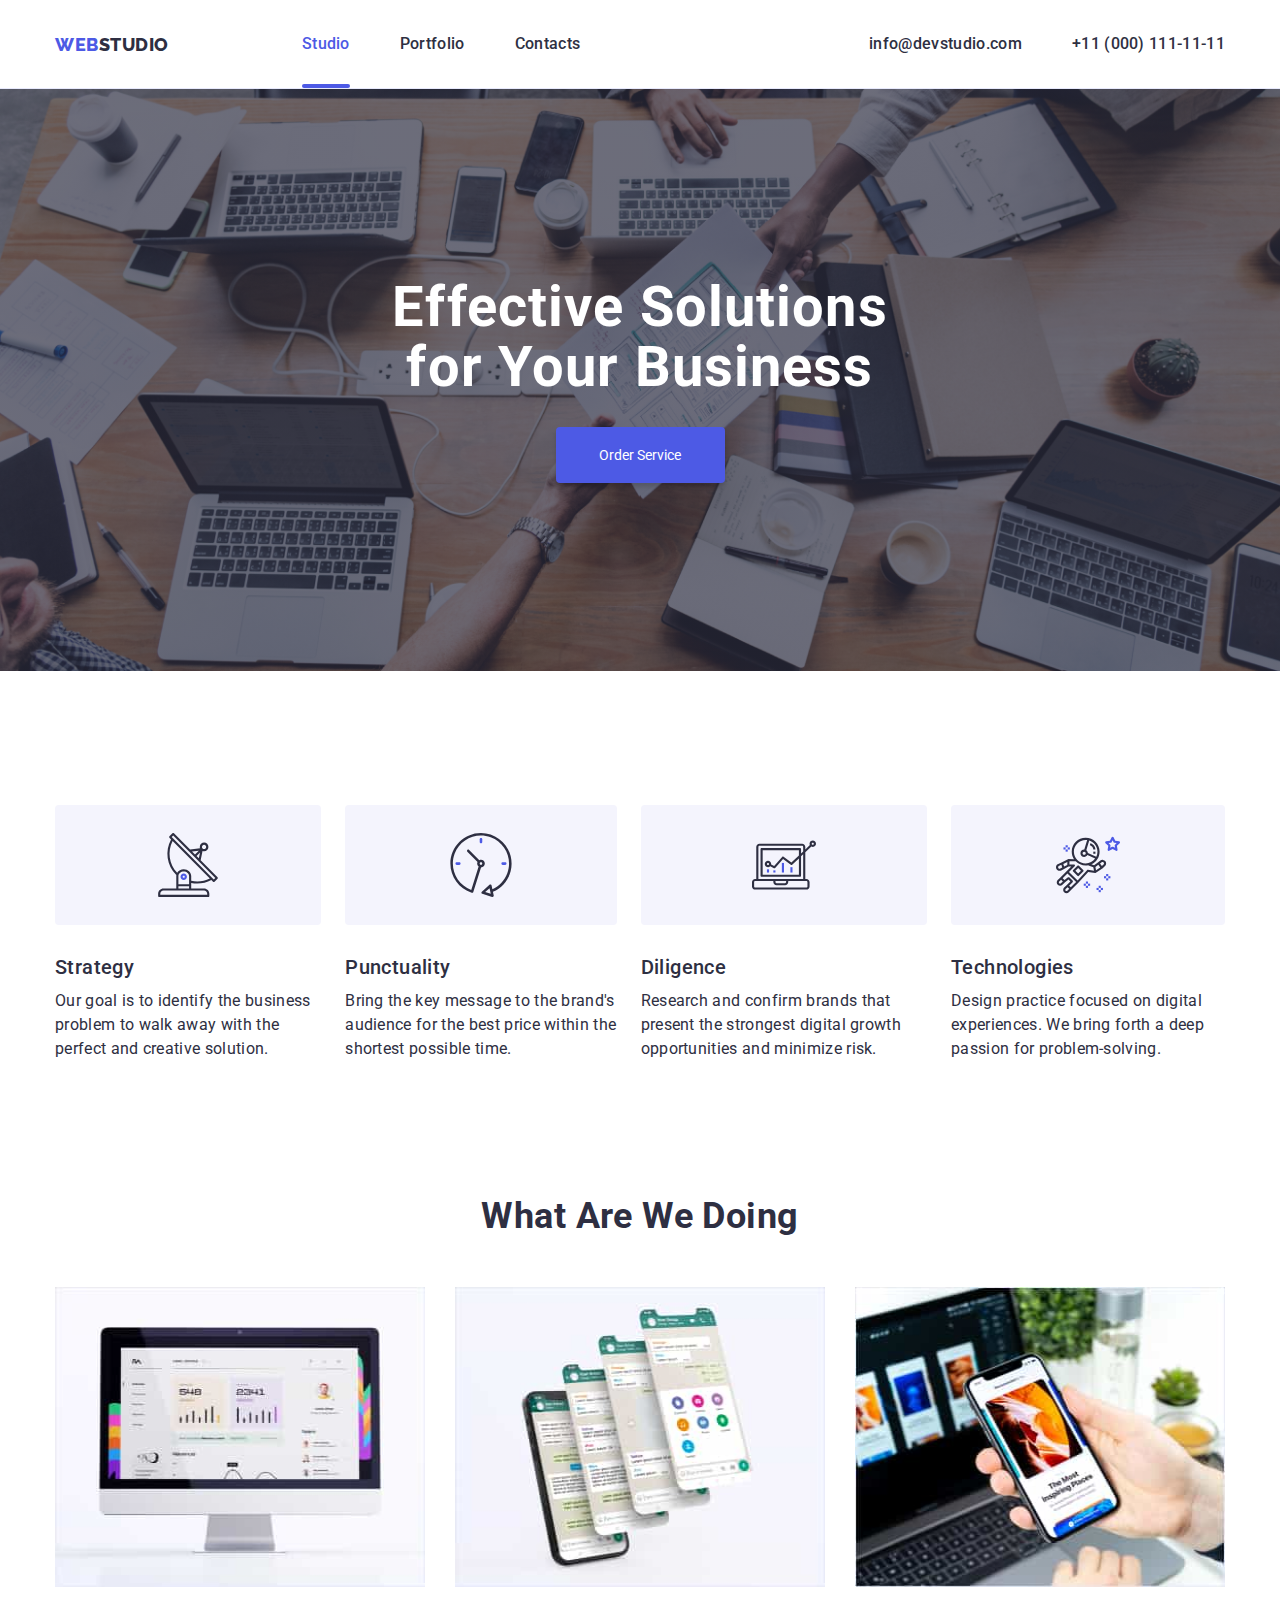
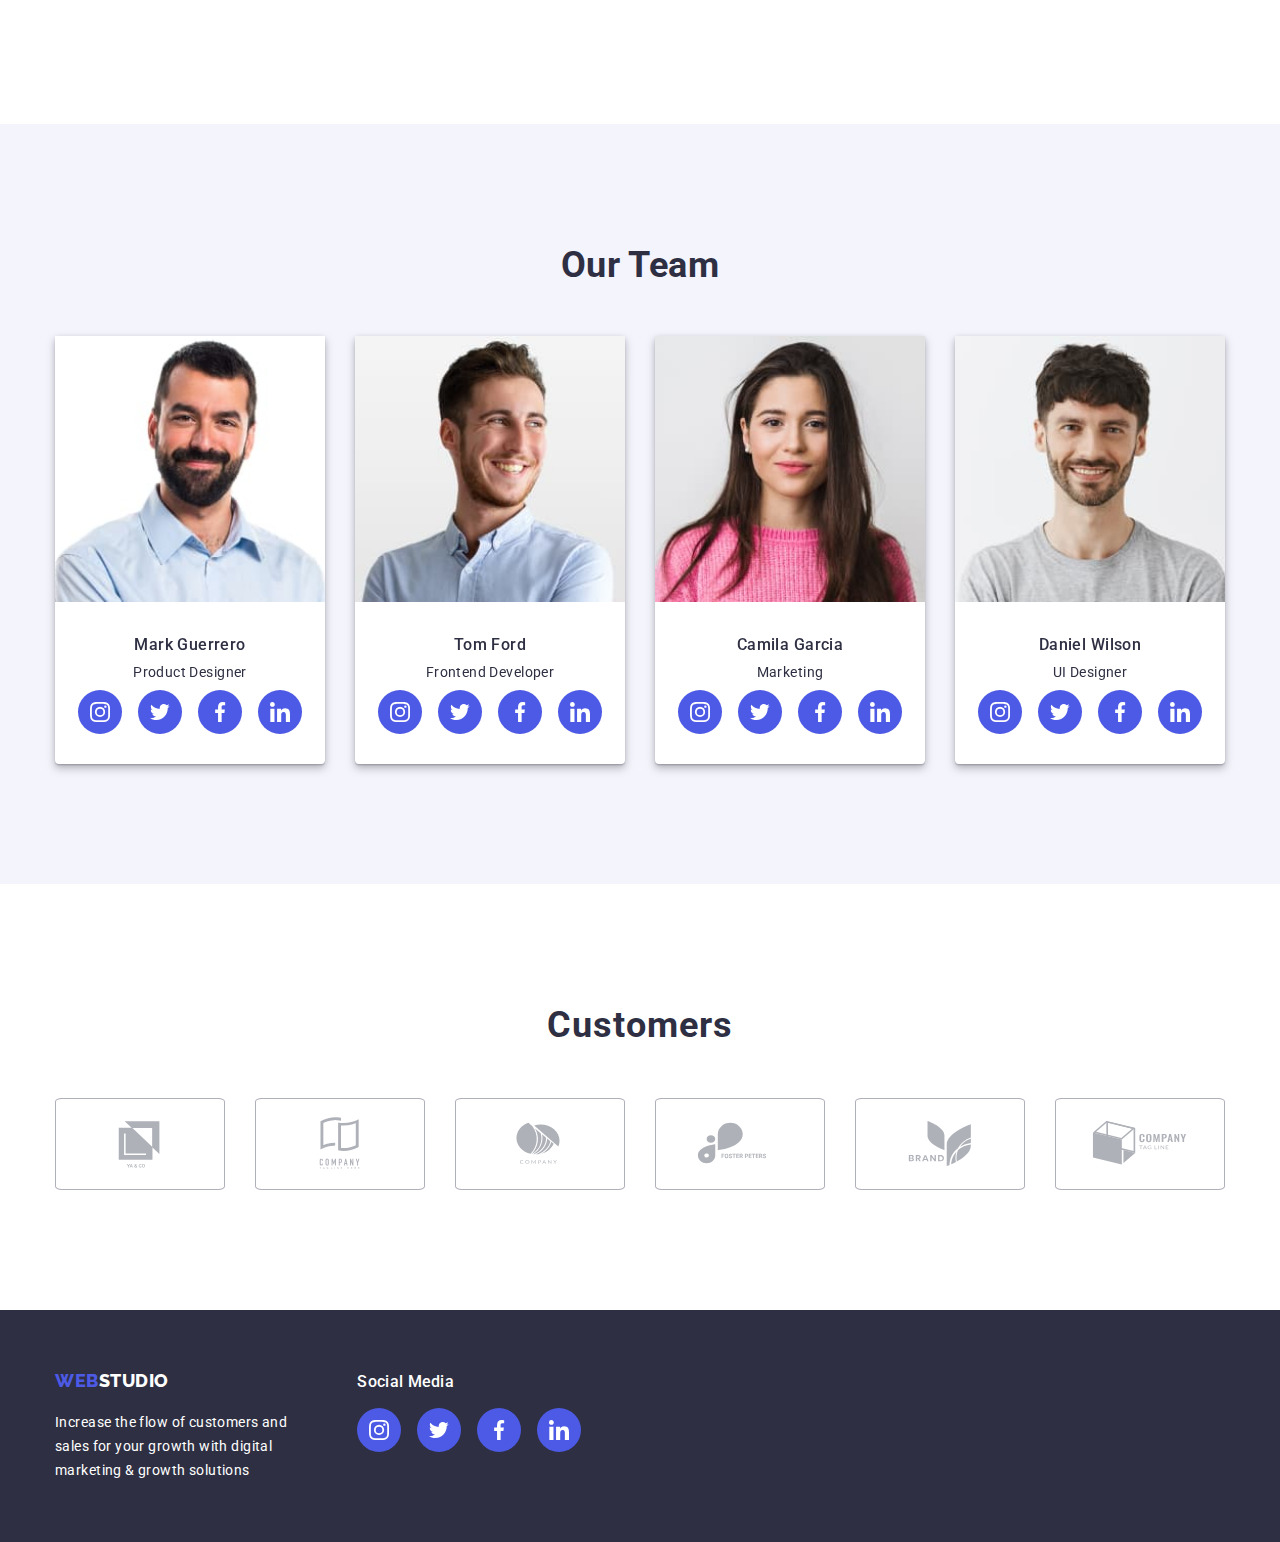
<file: index.html>
<!DOCTYPE html>
<html lang="en">
  <head>
    <meta charset="UTF-8" />
    <meta name="viewport" content="width=device-width, initial-scale=1.0" />
    <title>Web Studio</title>

    <!-- Link CSS Styles -->
    <link rel="stylesheet" href="css/styles.css" />
    <link rel="stylesheet" href="css/modern-normalize.css" />

    <!-- Link Font Styles -->
    <link rel="preconnect" href="https://fonts.googleapis.com" />
    <link rel="preconnect" href="https://fonts.gstatic.com" crossorigin />
    <link
      href="https://fonts.googleapis.com/css2?family=Raleway:wght@800&family=Roboto:wght@400;500;700;900&display=swap"
      rel="stylesheet"
    />
  </head>

  <body>
    <header class="header-page">
      <div class="header-container container">
        <nav class="nav-bar">
          <a class="logo link" href="index.html">WEB<span class="logo-span">STUDIO</span></a>
          <ul class="nav-menu">
            <li class="nav-menu-item list">
              <a class="nav-menu-links current link" href="index.html">Studio</a>
            </li>
            <li class="nav-menu-item list">
              <a class="nav-menu-links link" href="portfolio.html">Portfolio</a>
            </li>
            <li class="nav-menu-item list">
              <a class="nav-menu-links link" href="/">Contacts</a>
            </li>
          </ul>
        </nav>

        <!-- Outside Nav -->
        <ul class="contact-list">
          <li class="contact-item list">
            <a class="address-links link" href="mailto:info@devstudio.com">info@devstudio.com</a>
          </li>
          <li class="contact-item list">
            <a class="address-links link" href="tel:+11(000)111-11-11">+11 (000) 111-11-11</a>
          </li>
        </ul>
      </div>
    </header>

    <main class="main-content">
      <section class="hero-section">
        <div class="container">
          <h1>
            Effective Solutions <br />
            for Your Business
          </h1>
          <button class="hero-button" type="button" data-modal-open>Order Service</button>
        </div>
      </section>

      <section class="feature-section section">
        <div class="container">
          <h2 hidden>Feature</h2>
          <ul class="feature-section-list">
            <li class="feature-items list feature-icon-antenna">
              <h3 class="features-title">Strategy</h3>
              <p class="feature-description">
                Our goal is to identify the business problem to walk away with the perfect and
                creative solution.
              </p>
            </li>

            <li class="feature-items list feature-icon-clock">
              <h3 class="features-title">Punctuality</h3>
              <p class="feature-description">
                Bring the key message to the brand's audience for the best price within the shortest
                possible time.
              </p>
            </li>

            <li class="feature-items list feature-icon-diagram">
              <h3 class="features-title">Diligence</h3>
              <p class="feature-description">
                Research and confirm brands that present the strongest digital growth opportunities
                and minimize risk.
              </p>
            </li>

            <li class="feature-items list feature-icon-astronaut">
              <h3 class="features-title">Technologies</h3>
              <p class="feature-description">
                Design practice focused on digital experiences. We bring forth a deep passion for
                problem-solving.
              </p>
            </li>
          </ul>
        </div>
      </section>

      <section class="values-section section no-top-padding">
        <div class="container">
          <h2 class="values-title">What Are We Doing</h2>
          <ul class="values-list">
            <!-- Dimensions (height and width) set according to Figma design -->
            <li class="values-items list">
              <img src="images/img 1.jpg" alt="Monitor" width="370" height="300" />
            </li>
            <li class="values-items list">
              <img src="images/img 2.jpg" alt="Cellphone" width="370" height="300" />
            </li>
            <li class="values-items list">
              <img src="images/img 3.jpg" alt="Cellphone and Laptop" width="370" height="300" />
            </li>
          </ul>
        </div>
      </section>

      <!-- Section 3 -->
      <section class="our-team-section section">
        <div class="container">
          <h2 class="our-team-title">Our Team</h2>
          <ul class="our-team-list">
            <!-- Dimensions (height and width) set according to Figma design -->
            <li class="our-team-items list">
              <img src="images/teamcard1.jpg" alt="Mark Guerrero as Product Designer" width="270" />

              <div class="our-team-item-name">
                <h3 class="our-team-name">Mark Guerrero</h3>
                <p class="our-team-description">Product Designer</p>
                <ul class="team-social-list">
                  <li class="list">
                    <a href="/" class="team-social-media-link link">
                      <svg class="team-social-media-icon-svg" width="20" height="20">
                        <use href="./images/icons.svg#icon-instagram"></use>
                      </svg>
                    </a>
                  </li>
                  <li class="list">
                    <a href="/" class="team-social-media-link link">
                      <svg class="team-social-media-icon-svg" width="20" height="20">
                        <use href="./images/icons.svg#icon-twitter"></use>
                      </svg>
                    </a>
                  </li>
                  <li class="list">
                    <a href="/" class="team-social-media-link link">
                      <svg class="team-social-media-icon-svg" width="20" height="20">
                        <use href="./images/icons.svg#icon-facebook"></use>
                      </svg>
                    </a>
                  </li>
                  <li class="list">
                    <a href="/" class="team-social-media-link link">
                      <svg class="team-social-media-icon-svg" width="20" height="20">
                        <use href="./images/icons.svg#icon-linkedin"></use>
                      </svg>
                    </a>
                  </li>
                </ul>
              </div>
            </li>
            <li class="our-team-items list">
              <img src="images/teamcard2.jpg" alt="Tom Ford as Frontend Developer" width="270" />
              <div class="our-team-item-name">
                <h3 class="our-team-name">Tom Ford</h3>
                <p class="our-team-description">Frontend Developer</p>
                <ul class="team-social-list">
                  <li class="list">
                    <a href="/" class="team-social-media-link link">
                      <svg class="team-social-media-icon-svg" width="20" height="20">
                        <use href="./images/icons.svg#icon-instagram"></use>
                      </svg>
                    </a>
                  </li>
                  <li class="list">
                    <a href="/" class="team-social-media-link link">
                      <svg class="team-social-media-icon-svg" width="20" height="20">
                        <use href="./images/icons.svg#icon-twitter"></use>
                      </svg>
                    </a>
                  </li>
                  <li class="list">
                    <a href="/" class="team-social-media-link link">
                      <svg class="team-social-media-icon-svg" width="20" height="20">
                        <use href="./images/icons.svg#icon-facebook"></use>
                      </svg>
                    </a>
                  </li>
                  <li class="list">
                    <a href="/" class="team-social-media-link link">
                      <svg class="team-social-media-icon-svg" width="20" height="20">
                        <use href="./images/icons.svg#icon-linkedin"></use>
                      </svg>
                    </a>
                  </li>
                </ul>
              </div>
            </li>
            <li class="our-team-items list">
              <img src="images/teamcard3.jpg" alt="Camila Garcia as Marketing" width="270" />
              <div class="our-team-item-name">
                <h3 class="our-team-name">Camila Garcia</h3>
                <p class="our-team-description">Marketing</p>
                <ul class="team-social-list">
                  <li class="list">
                    <a href="/" class="team-social-media-link link">
                      <svg class="team-social-media-icon-svg" width="20" height="20">
                        <use href="./images/icons.svg#icon-instagram"></use>
                      </svg>
                    </a>
                  </li>
                  <li class="list">
                    <a href="/" class="team-social-media-link link">
                      <svg class="team-social-media-icon-svg" width="20" height="20">
                        <use href="./images/icons.svg#icon-twitter"></use>
                      </svg>
                    </a>
                  </li>
                  <li class="list">
                    <a href="/" class="team-social-media-link link">
                      <svg class="team-social-media-icon-svg" width="20" height="20">
                        <use href="./images/icons.svg#icon-facebook"></use>
                      </svg>
                    </a>
                  </li>
                  <li class="list">
                    <a href="/" class="team-social-media-link link">
                      <svg class="team-social-media-icon-svg" width="20" height="20">
                        <use href="./images/icons.svg#icon-linkedin"></use>
                      </svg>
                    </a>
                  </li>
                </ul>
              </div>
            </li>
            <li class="our-team-items list">
              <img src="images/teamcard4.jpg" alt="Mark Guerrero as UI Designer" width="270" />
              <div class="our-team-item-name">
                <h3 class="our-team-name">Daniel Wilson</h3>
                <p class="our-team-description">UI Designer</p>
                <ul class="team-social-list">
                  <li class="list">
                    <a href="/" class="team-social-media-link link">
                      <svg class="team-social-media-icon-svg" width="20" height="20">
                        <use href="./images/icons.svg#icon-instagram"></use>
                      </svg>
                    </a>
                  </li>
                  <li class="list">
                    <a href="/" class="team-social-media-link link">
                      <svg class="team-social-media-icon-svg" width="20" height="20">
                        <use href="./images/icons.svg#icon-twitter"></use>
                      </svg>
                    </a>
                  </li>
                  <li class="list">
                    <a href="/" class="team-social-media-link link">
                      <svg class="team-social-media-icon-svg" width="20" height="20">
                        <use href="./images/icons.svg#icon-facebook"></use>
                      </svg>
                    </a>
                  </li>
                  <li class="list">
                    <a href="/" class="team-social-media-link link">
                      <svg class="team-social-media-icon-svg" width="20" height="20">
                        <use href="./images/icons.svg#icon-linkedin"></use>
                      </svg>
                    </a>
                  </li>
                </ul>
              </div>
            </li>
          </ul>
        </div>
      </section>

      <section class="client-section section">
        <div class="container">
          <h3 class="client-section-title">Customers</h3>
          <ul class="client-list">
            <li class="client-item list">
              <a href="/" class="client-link link client-active">
                <svg class="client-icon client-active" width="106" height="60">
                  <use href="./images/icons.svg#icon-yaco"></use>
                </svg>
              </a>
            </li>
            <li class="client-item list">
              <a href="/" class="client-link link">
                <svg class="client-icon" width="106" height="60">
                  <use href="./images/icons.svg#icon-company"></use>
                </svg>
              </a>
            </li>
            <li class="client-item list">
              <a href="/" class="client-link link">
                <svg class="client-icon" width="106" height="60">
                  <use href="./images/icons.svg#icon-company2"></use>
                </svg>
              </a>
            </li>
            <li class="client-item list">
              <a href="/" class="client-link link">
                <svg class="client-icon" width="106" height="60">
                  <use href="./images/icons.svg#icon-foster"></use>
                </svg>
              </a>
            </li>
            <li class="client-item list">
              <a href="/" class="client-link link">
                <svg class="client-icon" width="106" height="60">
                  <use href="./images/icons.svg#icon-brand"></use>
                </svg>
              </a>
            </li>
            <li class="client-item list">
              <a href="/" class="client-link link">
                <svg class="client-icon" width="106" height="60">
                  <use href="./images/icons.svg#icon-tagline"></use>
                </svg>
              </a>
            </li>
          </ul>
        </div>
      </section>
    </main>

    <!-- Page footer -->
    <footer class="footer-page">
      <div class="container">
        <div class="footer-division">
          <div class="footer-description">
            <a class="logo footer-link link" href="index.html"
              >WEB<span class="logo-span">STUDIO</span></a
            >
            <p>
              Increase the flow of customers and <br />
              sales for your growth with digital <br />
              marketing & growth solutions
            </p>
          </div>
          <div class="social-media">
            <p class="social-media-title">Social Media</p>
            <ul class="social-media-list">
              <li class="social-media-item list">
                <a href="/" class="social-media-link link">
                  <svg class="social-media-icon-svg" width="20" height="20">
                    <use href="./images/icons.svg#icon-instagram"></use>
                  </svg>
                </a>
              </li>
              <li class="social-media-icon list">
                <a href="/" class="social-media-link link">
                  <svg class="social-media-icon-svg" width="20" height="20">
                    <use href="./images/icons.svg#icon-twitter"></use>
                  </svg>
                </a>
              </li>
              <li class="social-media-icon list">
                <a href="/" class="social-media-link link">
                  <svg class="social-media-icon-svg" width="20" height="20">
                    <use href="./images/icons.svg#icon-facebook"></use>
                  </svg>
                </a>
              </li>
              <li class="social-media-icon list">
                <a href="/" class="social-media-link link">
                  <svg class="social-media-icon-svg" width="20" height="20">
                    <use href="./images/icons.svg#icon-linkedin"></use>
                  </svg>
                </a>
              </li>
            </ul>
          </div>
        </div>
      </div>
    </footer>

    <div class="backdrop is-hidden" data-modal>
      <div class="modal">
        <button type="button" class="btn-modal" data-modal-close>&times;</button>
      </div>
    </div>

    <script src="./js/modal.js"></script>
  </body>
</html>
</file>
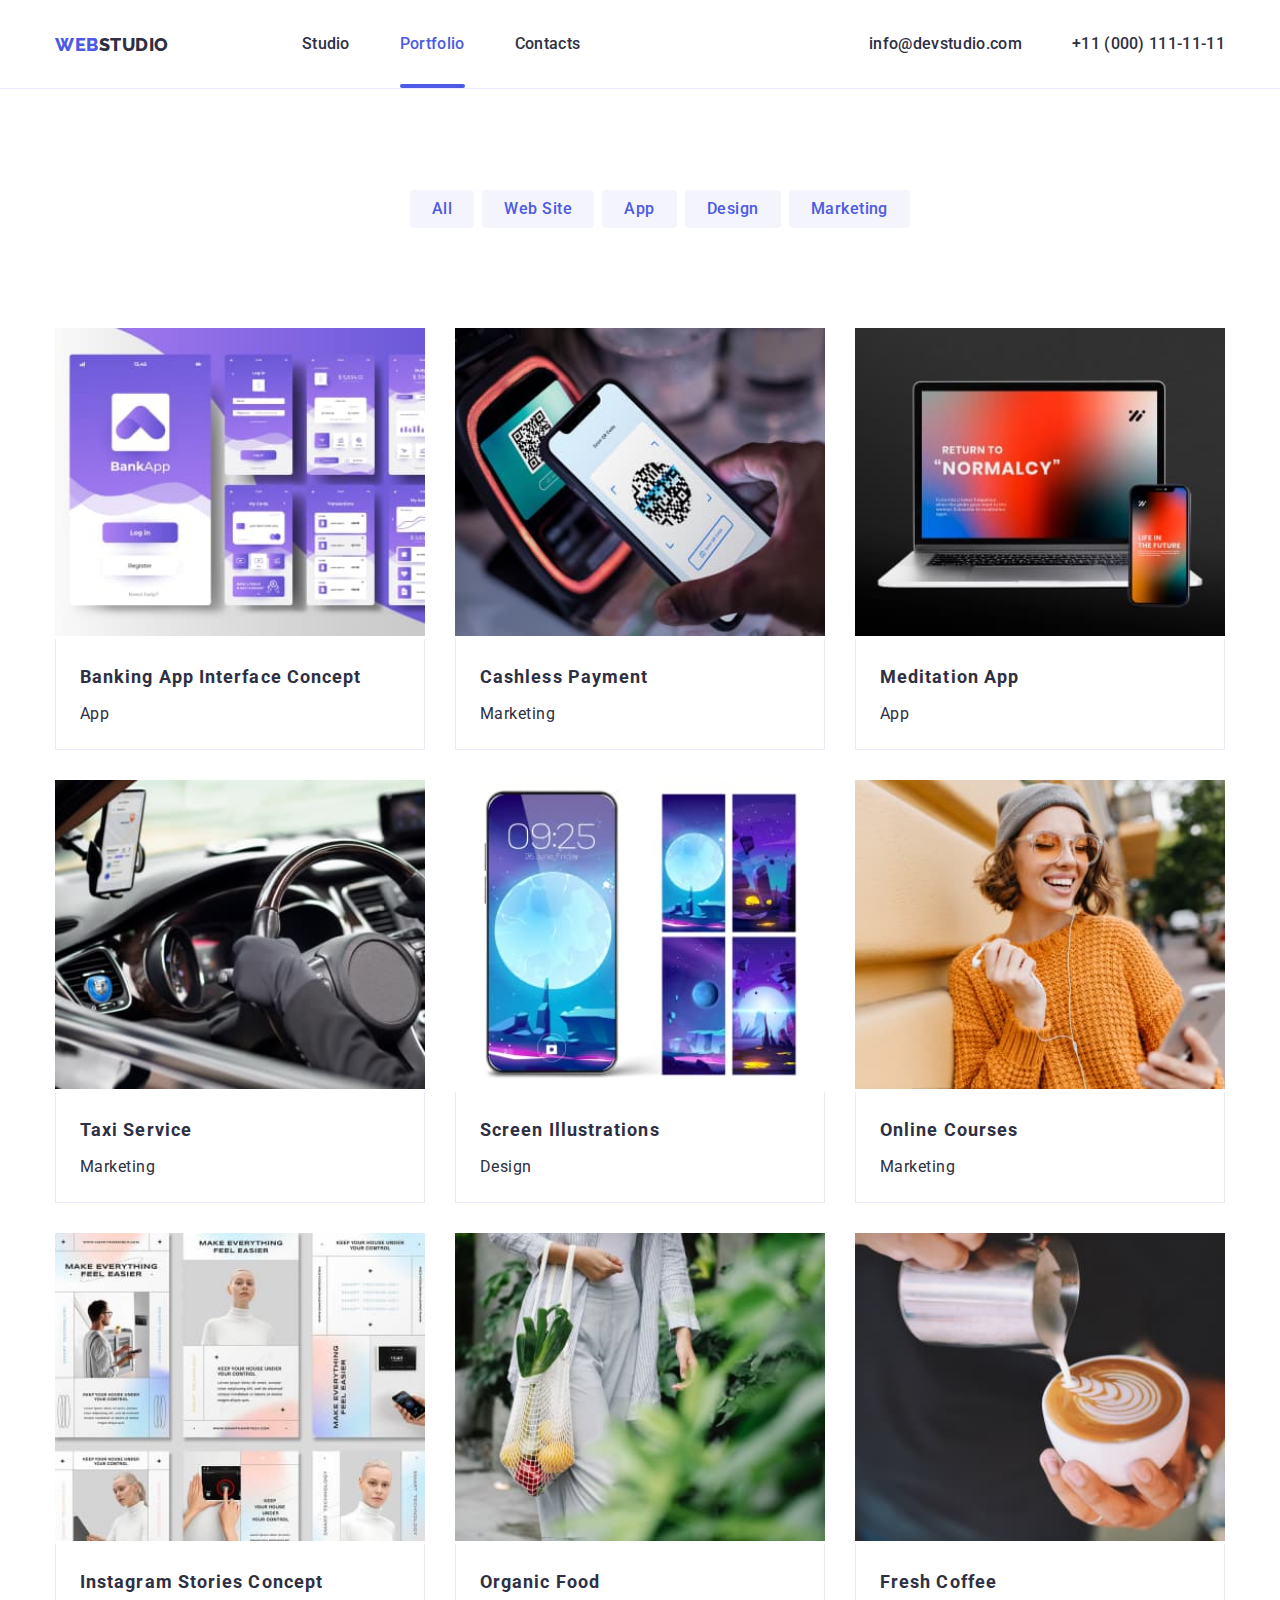
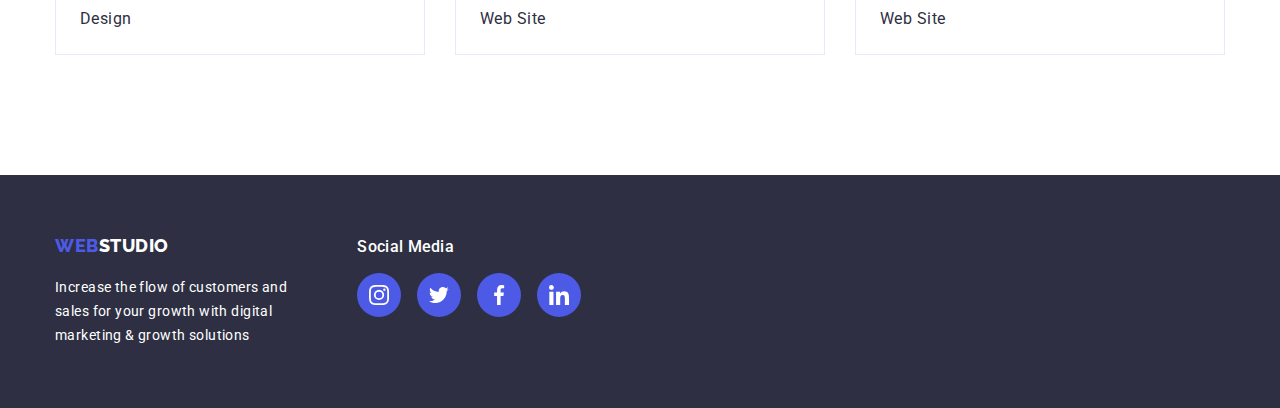
<file: portfolio.html>
<!DOCTYPE html>
<html lang="en">
  <head>
    <meta charset="UTF-8" />
    <meta name="viewport" content="width=device-width, initial-scale=1.0" />
    <title>Web Studio</title>

    <!-- Link CSS Styles -->
    <link rel="stylesheet" href="css/styles.css" />
    <link rel="stylesheet" href="css/modern-normalize.css" />

    <!-- Link Font Styles -->
    <link rel="preconnect" href="https://fonts.googleapis.com" />
    <link rel="preconnect" href="https://fonts.gstatic.com" crossorigin />
    <link
      href="https://fonts.googleapis.com/css2?family=Raleway:wght@800&family=Roboto:wght@400;500;700;900&display=swap"
      rel="stylesheet"
    />
  </head>

  <body>
    <header class="header-page">
      <div class="header-container container">
        <nav class="nav-bar">
          <a class="logo link" href="index.html">WEB<span class="logo-span">STUDIO</span></a>
          <ul class="nav-menu">
            <li class="nav-menu-item list">
              <a class="nav-menu-links link" href="index.html">Studio</a>
            </li>
            <li class="nav-menu-item list">
              <a class="nav-menu-links current link" href="portfolio.html">Portfolio</a>
            </li>
            <li class="nav-menu-item list">
              <a class="nav-menu-links link" href="/">Contacts</a>
            </li>
          </ul>
        </nav>

        <!-- Outside Nav -->
        <ul class="contact-list">
          <li class="contact-item list">
            <a class="address-links link" href="mailto:info@devstudio.com">info@devstudio.com</a>
          </li>
          <li class="contact-item list">
            <a class="address-links link" href="tel:+11(000)111-11-11">+11 (000) 111-11-11</a>
          </li>
        </ul>
      </div>
    </header>

    <main>
      <section class="portfolio-section section no-top-padding">
        <div class="container">
          <h2 hidden>Buttons</h2>
          <!-- Buttons -->
          <ul class="filter-buttons">
            <li class="filter-button-items list">
              <button type="button" class="btn-filter">All</button>
            </li>
            <li class="filter-button-items list">
              <button type="button" class="btn-filter">Web Site</button>
            </li>
            <li class="filter-button-items list">
              <button type="button" class="btn-filter">App</button>
            </li>
            <li class="filter-button-items list">
              <button type="button" class="btn-filter">Design</button>
            </li>
            <li class="filter-button-items list">
              <button type="button" class="btn-filter">Marketing</button>
            </li>
          </ul>

          <!-- First Row -->
          <ul class="portfolio-items-list">
            <li class="portfolio-items list">
              <a href="" class="portfolio-link link">
                <div class="overlay">
                  <img src="images/banking-app.jpg" alt="Banking App" width="370" />
                  <p class="overlay-text">
                    14 Stylish and User-Friendly App Design Concepts · Task Manager App · Calorie
                    Tracker App · Exotic Fruit Ecommerce App · Cloud Storage App
                  </p>
                </div>
                <div class="substrate">
                  <h3 class="portfolio-title">Banking App Interface Concept</h3>
                  <p class="portfolio-description">App</p>
                </div>
              </a>
            </li>
            <li class="portfolio-items list">
              <a href="" class="portfolio-link link">
                <div class="overlay">
                  <img src="images/cashless-payment.jpg" alt="Cashless Payment" width="370" />
                  <p class="overlay-text">
                    14 Stylish and User-Friendly App Design Concepts · Task Manager App · Calorie
                    Tracker App · Exotic Fruit Ecommerce App · Cloud Storage App
                  </p>
                </div>
                <div class="substrate">
                  <h3 class="portfolio-title">Cashless Payment</h3>
                  <p class="portfolio-description">Marketing</p>
                </div>
              </a>
            </li>
            <li class="portfolio-items list">
              <a href="" class="portfolio-link link">
                <div class="overlay">
                  <img src="images/meditation-app.jpg" alt="Meditation App" width="370" />
                  <p class="overlay-text">
                    14 Stylish and User-Friendly App Design Concepts · Task Manager App · Calorie
                    Tracker App · Exotic Fruit Ecommerce App · Cloud Storage App
                  </p>
                </div>
                <div class="substrate">
                  <h3 class="portfolio-title">Meditation App</h3>
                  <p class="portfolio-description">App</p>
                </div>
              </a>
            </li>

            <!-- Second Row -->
            <li class="portfolio-items list">
              <a href="" class="portfolio-link link">
                <div class="overlay">
                  <img src="images/taxi-service.jpg" alt="Taxi Service" width="370" />
                  <p class="overlay-text">
                    14 Stylish and User-Friendly App Design Concepts · Task Manager App · Calorie
                    Tracker App · Exotic Fruit Ecommerce App · Cloud Storage App
                  </p>
                </div>
                <div class="substrate">
                  <h3 class="portfolio-title">Taxi Service</h3>
                  <p class="portfolio-description">Marketing</p>
                </div>
              </a>
            </li>
            <li class="portfolio-items list">
              <a href="" class="portfolio-link link">
                <div class="overlay">
                  <img
                    src="images/screen-illustrations.jpg"
                    alt="Screen Illustrations"
                    width="370"
                  />
                  <p class="overlay-text">
                    14 Stylish and User-Friendly App Design Concepts · Task Manager App · Calorie
                    Tracker App · Exotic Fruit Ecommerce App · Cloud Storage App
                  </p>
                </div>
                <div class="substrate">
                  <h3 class="portfolio-title">Screen Illustrations</h3>
                  <p class="portfolio-description">Design</p>
                </div>
              </a>
            </li>
            <li class="portfolio-items list">
              <a href="" class="portfolio-link link">
                <div class="overlay">
                  <img src="images/online-courses.jpg" alt="Online Courses" width="370" />
                  <p class="overlay-text">
                    14 Stylish and User-Friendly App Design Concepts · Task Manager App · Calorie
                    Tracker App · Exotic Fruit Ecommerce App · Cloud Storage App
                  </p>
                </div>
                <div class="substrate">
                  <h3 class="portfolio-title">Online Courses</h3>
                  <p class="portfolio-description">Marketing</p>
                </div>
              </a>
            </li>

            <!-- Third Row -->
            <li class="portfolio-items list">
              <a href="" class="portfolio-link link">
                <div class="overlay">
                  <img src="images/instagram-stories.jpg" alt="Instagram Stories" width="370" />
                  <p class="overlay-text">
                    14 Stylish and User-Friendly App Design Concepts · Task Manager App · Calorie
                    Tracker App · Exotic Fruit Ecommerce App · Cloud Storage App
                  </p>
                </div>
                <div class="substrate">
                  <h3 class="portfolio-title">Instagram Stories Concept</h3>
                  <p class="portfolio-description">Design</p>
                </div>
              </a>
            </li>
            <li class="portfolio-items list">
              <a href="" class="portfolio-link link">
                <div class="overlay">
                  <img src="images/organic-food.jpg" alt="Organic Food" width="370" />
                  <p class="overlay-text">
                    14 Stylish and User-Friendly App Design Concepts · Task Manager App · Calorie
                    Tracker App · Exotic Fruit Ecommerce App · Cloud Storage App
                  </p>
                </div>
                <div class="substrate">
                  <h3 class="portfolio-title">Organic Food</h3>
                  <p class="portfolio-description">Web Site</p>
                </div>
              </a>
            </li>
            <li class="portfolio-items list">
              <a href="" class="portfolio-link link">
                <div class="overlay">
                  <img src="images/fresh-coffee.jpg" alt="Fresh Coffee" width="370" />
                  <p class="overlay-text">
                    14 Stylish and User-Friendly App Design Concepts · Task Manager App · Calorie
                    Tracker App · Exotic Fruit Ecommerce App · Cloud Storage App
                  </p>
                </div>
                <div class="substrate">
                  <h3 class="portfolio-title">Fresh Coffee</h3>
                  <p class="portfolio-description">Web Site</p>
                </div>
              </a>
            </li>
          </ul>
        </div>
      </section>
    </main>

    <!-- Page footer -->
    <footer class="footer-page">
      <div class="container">
        <div class="footer-division">
          <div class="footer-description">
            <a class="logo footer-link link" href="index.html"
              >WEB<span class="logo-span">STUDIO</span></a
            >
            <p>
              Increase the flow of customers and <br />
              sales for your growth with digital <br />
              marketing & growth solutions
            </p>
          </div>
          <div class="social-media">
            <p class="social-media-title">Social Media</p>
            <ul class="social-media-list">
              <li class="social-media-item list">
                <a href="/" class="social-media-link link">
                  <svg class="social-media-icon-svg" width="20" height="20">
                    <use href="./images/icons.svg#icon-instagram"></use>
                  </svg>
                </a>
              </li>
              <li class="social-media-icon list">
                <a href="/" class="social-media-link link">
                  <svg class="social-media-icon-svg" width="20" height="20">
                    <use href="./images/icons.svg#icon-twitter"></use>
                  </svg>
                </a>
              </li>
              <li class="social-media-icon list">
                <a href="/" class="social-media-link link">
                  <svg class="social-media-icon-svg" width="20" height="20">
                    <use href="./images/icons.svg#icon-facebook"></use>
                  </svg>
                </a>
              </li>
              <li class="social-media-icon list">
                <a href="/" class="social-media-link link">
                  <svg class="social-media-icon-svg" width="20" height="20">
                    <use href="./images/icons.svg#icon-linkedin"></use>
                  </svg>
                </a>
              </li>
            </ul>
          </div>
        </div>
      </div>
    </footer>
  </body>
</html>
</file>
<file: css/styles.css>
:root {
  --navyblue: #2e2f42;
  --white: #ffffff;
  --iris: #4d5ae5;
  --ocean: #404bbf;
  --cloud: #f4f4fd;
  --cornflower: #e7e9fc;
  --grey: rgba(46, 47, 66, 0.7);
  --iconcolor: #afb1b8;
  --green: #31d0aa;
}

/* Standard Body CSS */
body {
  background-color: var(--white);
  color: var(--navyblue);
  font-family: 'Roboto', sans-serif;
  font-size: 14px;
  letter-spacing: 0.03em;
}

/* Start Global Resets */
h1,
h2,
h3,
h4,
h5,
h6,
p {
  margin: 0;
}

.list {
  list-style: none;
  padding-left: 0;
  margin: 0;
}

.link {
  text-decoration: none;
}

.img {
  display: block;
  max-width: 100%;
  height: auto;
}

address {
  font-style: inherit;
}

button {
  cursor: pointer;
}

/* End Global Resets */

.logo {
  color: var(--iris);
  font-family: Raleway;
  font-size: 18px;
  font-style: normal;
  font-weight: 800;
  line-height: 1.167;
  /* 116.667% */
  letter-spacing: 0.54px;
  text-transform: uppercase;
}

.logo-span {
  color: var(--navyblue);
}

.header-page {
  border-bottom: 1px solid var(--cornflower);
  background: var(--white);
}

.nav-bar > .logo {
  margin-right: 93px;
}

.header-container,
.nav-bar {
  display: flex;
  align-items: center;
}

.nav-menu {
  display: flex;
  margin-bottom: 0;
  margin-top: 0;
}

.contact-list {
  display: flex;
  align-items: center;
  margin-left: auto;
}

.nav-bar li:not(:last-child),
.contact-list li:not(:last-child) {
  margin-right: 50px;
}

.nav-menu li {
  padding-top: 32px;
  padding-bottom: 32px;
}

.nav-menu-item .current {
  color: var(--iris);
}

.nav-menu-links {
  position: relative;
}

/* Adjusted selector to target the anchor inside .nav-menu-item */
.nav-menu-item .nav-menu-links:hover::after {
  width: 100%;
  /* Expand the width to 100% on hover */
  opacity: 1;
}

/* Adjusted selector to target the anchor inside .nav-menu-item */
.nav-menu-item .current::after {
  opacity: 1;
}

/* Adjusted selector to target the anchor inside .nav-menu-item */
.nav-menu-links::after {
  content: '';
  display: block;
  position: absolute;
  top: 50px;
  left: 0;
  bottom: 0;
  width: 100%;
  height: 4px;
  background-color: var(--iris);
  border-radius: 2px;
  opacity: 0;
  transition: opacity 250ms cubic-bezier(0.4, 0, 0.2, 1);
}

.nav-menu-links,
.address-links {
  font-weight: 500;
  color: var(--navyblue);
  font-style: normal;
  line-height: 1.5;
  letter-spacing: 0.32px;
  font-size: 16px;
}

.nav-menu-links:hover,
.nav-menu-links:focus,
.address-links:hover,
.address-links:focus {
  color: var(--iris);
  transition: color 250ms cubic-bezier(0.4, 0, 0.2, 1);
}

.section {
  padding-top: 120px;
  padding-bottom: 120px;
}

.section.no-top-padding {
  padding-top: 0;
}

.hero-section {
  color: var(--white);
  text-align: center;
  padding-top: 188px;
  padding-bottom: 188px;
  background-image: linear-gradient(rgba(46, 47, 66, 0.7), rgba(46, 47, 66, 0.7)),
    url(../images/people-office.jpg);
  background-repeat: no-repeat;
  background-size: cover;
  background-position: center;
  margin: 0 auto;
  max-width: 1440px;
}

.hero-section h1 {
  font-size: 56px;
  font-weight: 700;
  line-height: 1.07143;
  letter-spacing: 1.12px;
  margin-bottom: 30px;
}

.hero-button {
  color: var(--white);
  background-color: var(--iris);
  border-radius: 4px;
  box-shadow: 0px 4px 4px 0px rgba(0, 0, 0, 0.15);
  border: 0;
  width: 169px;
  height: 56px;
}

.hero-button:hover {
  background-color: var(--ocean);
  color: var(--white);
  transition: background-color 250ms cubic-bezier(0.4, 0, 0.2, 1);
}

.feature-section-list {
  display: flex;
  gap: 24px;
  padding: 0;
}

.features-title {
  font-family: inherit;
  font-size: 20px;
  font-style: normal;
  font-weight: 500;
  line-height: 1.2;
  letter-spacing: 0.4px;
  margin-bottom: 10px;
}

.feature-description {
  font-family: inherit;
  font-size: 16px;
  font-style: normal;
  font-weight: 400;
  line-height: 1.5;
  /* 150% */
  letter-spacing: 0.32px;
}

/* Feature Section Icons */
.feature-items.list.feature-icon-antenna::before,
.feature-items.list.feature-icon-clock::before,
.feature-items.list.feature-icon-diagram::before,
.feature-items.list.feature-icon-astronaut::before {
  content: '';
  display: block;
  margin-bottom: 30px;
  height: 120px;
  border-radius: 4px;
  background-repeat: no-repeat;
  background-color: var(--cloud);
  background-position: center;
}

.feature-items.list.feature-icon-antenna::before {
  background-image: url(../images/antenna.svg);
}

.feature-items.list.feature-icon-clock::before {
  background-image: url(../images/clock.svg);
}

.feature-items.list.feature-icon-diagram::before {
  background-image: url(../images/diagram.svg);
}

.feature-items.list.feature-icon-astronaut::before {
  background-image: url(../images/astronaut.svg);
}

.values-list {
  display: flex;
  flex-wrap: wrap;
  gap: 24px;
  justify-content: space-between;
  padding: 0;
}

.values-title {
  font-weight: 700;
  font-size: 36px;
  line-height: 1.17;
  text-align: center;
  margin-bottom: 50px;
}

.values-items {
  flex-basis: calc(100% / 3 - 30px);
}

.our-team-list {
  display: flex;
  flex-wrap: wrap;
  margin: 0;
  padding: 0;
  width: 1200px;
}

.our-team-items {
  flex-basis: calc(100% / 4 - 30px);
  margin-right: 30px;
  border-radius: 0px 0px 4px 4px;
  box-shadow: 0px 2px 1px 0px rgba(46, 47, 66, 0.08), 0px 1px 1px 0px rgba(46, 47, 66, 0.16),
    0px 1px 6px 0px rgba(46, 47, 66, 0.08);
  background-color: var(--white);
  filter: drop-shadow(0px 4px 4px rgba(0, 0, 0, 0.25));
}

.our-team-section {
  background-color: var(--cloud);
  text-align: center;
}

.our-team-section .our-team-title {
  font-weight: 700;
  font-size: 36px;
  line-height: 1.17;
  text-align: center;
  margin-bottom: 50px;
}

.our-team-description {
  margin-bottom: 10px;
}

.our-team-name {
  margin-bottom: 10px;
  font-weight: 500;
  font-size: 16px;
  line-height: 1.19;
}

.our-team-item-name {
  padding-top: 30px;
  padding-bottom: 30px;
}

.team-social-media-link {
  --diameter: 44px;
  display: inline-flex;
  justify-content: space-evenly;
  align-items: center;
  width: var(--diameter);
  height: var(--diameter);
  border-radius: 50%;
  background: var(--iris);
}

.team-social-list {
  align-items: center;
  justify-content: center;
  display: flex;
  gap: 16px;
  padding: 0;
}

.team-social-media-link:hover,
.team-social-media-link:focus {
  background-color: var(--ocean);
  transition: background-color 250ms cubic-bezier(0.4, 0, 0.2, 1);
}

.team-social-media-icon-svg {
  fill: var(--white);
}

.client-list {
  display: flex;
  padding: 0;
  margin: 0;
  list-style: none;
  justify-content: space-between;
  align-items: center;
}

.client-link {
  display: flex;
  justify-content: center;
  align-items: center;
  width: 170px;
  height: 92px;
  border-radius: 4%;
  border: 1px solid var(--iconcolor);
  background: rgba(255, 255, 255, 0.1);
}

.client-icon {
  fill: var(--iconcolor);
}

.client-link:hover,
.client-link:focus {
  fill: var(--iris);
  border-color: var(--iris);
  transition: border-color 250ms cubic-bezier(0.4, 0, 0.2, 1);
}

.client-link:hover svg,
.client-link:focus svg {
  fill: var(--iris);
  transition: fill 250ms cubic-bezier(0.4, 0, 0.2, 1);
}

.client-section-title {
  font-weight: bold;
  font-size: 36px;
  line-height: 1.2;
  text-align: center;
  letter-spacing: 0.03em;
  margin-bottom: 50px;
}

.container {
  width: 1200px;
  padding-left: 15px;
  padding-right: 15px;
  margin: 0 auto;
}

.footer-page {
  padding-top: 60px;
  padding-bottom: 60px;
  background-color: var(--navyblue);
  color: var(--white);
  font-weight: 400;
  font-size: 14px;
  line-height: 1.71;
}

/* Portofolio */
.btn-filter {
  font-family: inherit;
  padding: 6px 22px;
  background-color: var(--cloud);
  font-weight: 500;
  font-size: 16px;
  line-height: 1.62;
  text-align: center;
  border-width: 0;
  border-radius: 4px;
  letter-spacing: 0.03em;
  color: var(--iris);
  margin-top: 87px;
  margin-bottom: 50px;
}

.btn-filter:hover,
.btn-filter:focus {
  background-color: var(--iris);
  color: var(--white);
  transition: color 250ms cubic-bezier(0.4, 0, 0.2, 1),
    background-color 250ms cubic-bezier(0.4, 0, 0.2, 1);
  box-shadow: 0px 4px 4px rgba(0, 0, 0, 0.25);
}

.filter-buttons {
  display: flex;
  justify-content: center;
  margin-bottom: 50px;
}

.filter-buttons > .filter-button-items:not(:last-child) {
  margin-right: 8px;
}

.portfolio-link {
  display: block;
}

.portfolio-link:hover,
.portfolio-link:focus {
  box-shadow: 0px 1px 1px rgba(0, 0, 0, 0.12), 0px 4px 4px rgba(0, 0, 0, 0.06),
    1px 4px 6px rgba(0, 0, 0, 0.16);
  transition: box-shadow 250ms cubic-bezier(0.4, 0, 0.2, 1);
}

.portfolio-items-list {
  display: flex;
  flex-wrap: wrap;
  margin-right: -30px;
  margin-bottom: -30px;
  padding: 0;
  margin-top: 0;
}

.portfolio-items-list > .portfolio-items {
  flex-basis: calc(100% / 3 - 30px);
  margin-right: 30px;
  margin-bottom: 30px;
}

.substrate {
  padding: 20px 24px;
  border-top: none;
  border: 1px solid var(--cornflower);
  background: var(--white);
  padding-top: 20px 24px;
  border-top: 0;
}

.portfolio-title {
  margin-bottom: 4px;
  font-weight: 700;
  font-size: 18px;
  line-height: 2;
  letter-spacing: 0.06em;
  color: var(--navyblue);
}

.portfolio-description {
  font-size: 16px;
  line-height: 1.88;
  letter-spacing: 0.03em;
  color: var(--navyblue);
}

/* overlay css for portfolio */
.overlay {
  position: relative;
  overflow: hidden;
}

.portfolio-link:hover .overlay-text,
.portfolio-link:focus .overlay-text {
  transform: translateY(0%);
  opacity: 95%;
}

.overlay-text {
  position: absolute;
  background-color: var(--iris);
  width: 100%;
  height: 100%;
  bottom: 0;
  transform: translateY(100%);
  opacity: 0;
  transition: transform 250ms cubic-bezier(0.4, 0, 0.2, 1),
    opacity 250ms cubic-bezier(0.4, 0, 0.2, 1);
  padding: 63px 24px;
  font-size: 18px;
  line-height: 1.56;
  letter-spacing: 0.03em;
  color: var(--white);
}

/* footer */
.social-media-list {
  display: flex;
  padding: 0;
  gap: 16px;
}

.social-media {
  margin-left: 70px;
}

.social-media-link {
  --diameter: 44px;
  display: inline-flex;
  justify-content: space-evenly;
  align-items: center;
  width: var(--diameter);
  height: var(--diameter);
  border-radius: 50%;
  background: var(--iris);
}

.social-media-title {
  font-family: inherit;
  font-size: 16px;
  font-style: inherit;
  font-weight: 500;
  line-height: 1.5;
  /* 150% */
  letter-spacing: 0.32px;
}

.social-media-icon-svg {
  fill: var(--white);
}

.footer-division {
  display: flex;
}

.social-media-link:hover,
.social-media-link:focus {
  color: var(--white);
  background-color: var(--green);
  transition: color 250ms cubic-bezier(0.4, 0, 0.2, 1),
    background-color 250ms cubic-bezier(0.4, 0, 0.2, 1);
}

.footer-link {
  display: block;
  margin-bottom: 20px;
}

footer .logo-span {
  color: var(--white);
}

/* backdrop modal */
.backdrop {
  position: fixed;
  width: 100%;
  height: 100%;
  top: 0;
  left: 0;
  background-color: rgba(0, 0, 0, 0.5);
  transform: scale(100%);
  transition: opacity 250ms cubic-bezier(0.4, 0, 0.2, 1),
    visibility 250ms cubic-bezier(0.4, 0, 0.2, 1), transform 250ms cubic-bezier(0.4, 0, 0.2, 1);
}

.is-hidden {
  opacity: 0;
  visibility: hidden;
  pointer-events: none;

  transform: scale(0%);
}

.modal {
  position: absolute;
  left: 50%;
  top: 50%;
  width: 500px;
  height: 584px;
  transform: translate(-50%, -50%);
  background-color: var(--white);
  box-shadow: 0px 1px 3px rgba(0, 0, 0, 0.12), 0px 1px 1px rgba(0, 0, 0, 0.14),
    0px 2px 1px rgba(0, 0, 0, 0.2);
  border-radius: 4px;
}

.btn-modal {
  position: absolute;
  top: 16px;
  right: 10px;
  width: 30px;
  height: 30px;
  padding: 0;
  margin: 0;
  font-size: 25px;
  background-color: var(--cornflower);
  border: 1px solid rgba(0, 0, 0, 0.1);
  border-radius: 50%;
  text-align: center;
  cursor: pointer;
}

.btn-modal:hover {
  background-color: var(--iris);
  color: var(--white);
  transition: background-color 250ms cubic-bezier(0.4, 0, 0.2, 1),
    color 250ms cubic-bezier(0.4, 0, 0.2, 1);
}
</file>
